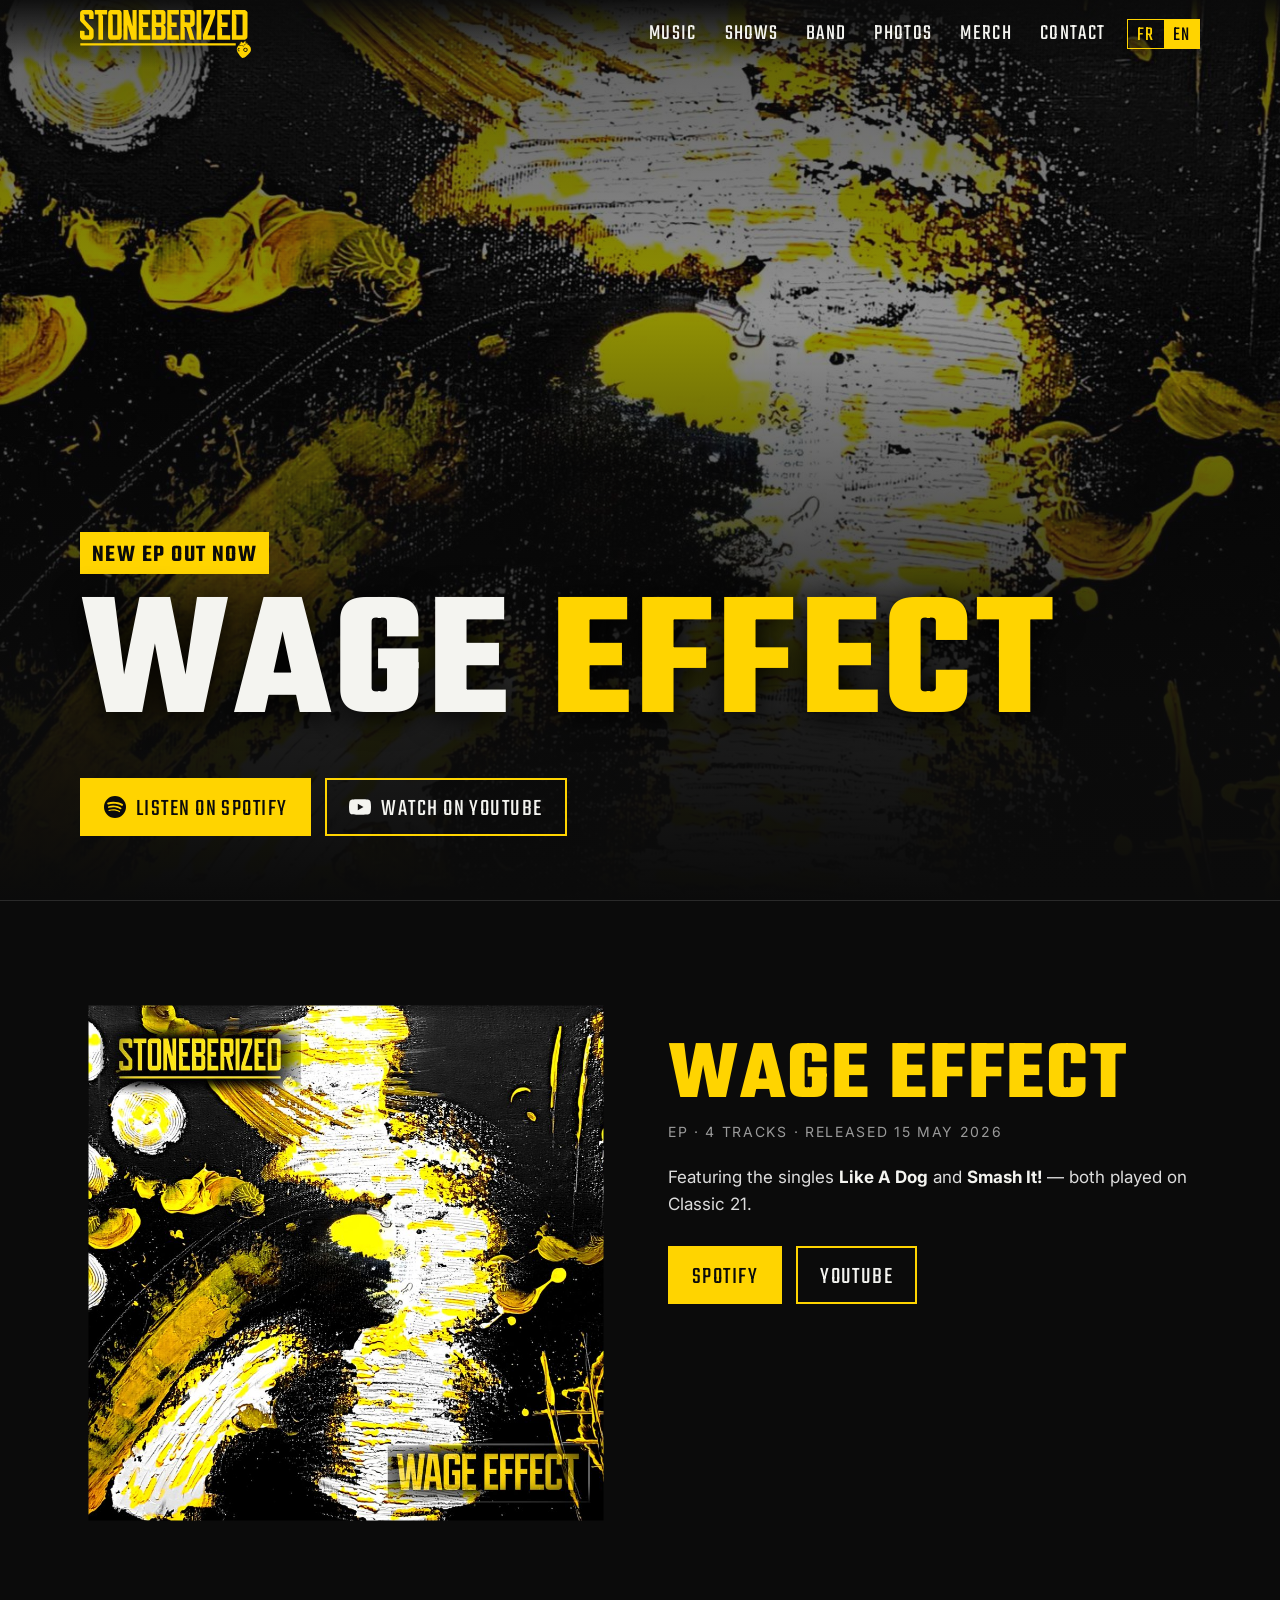
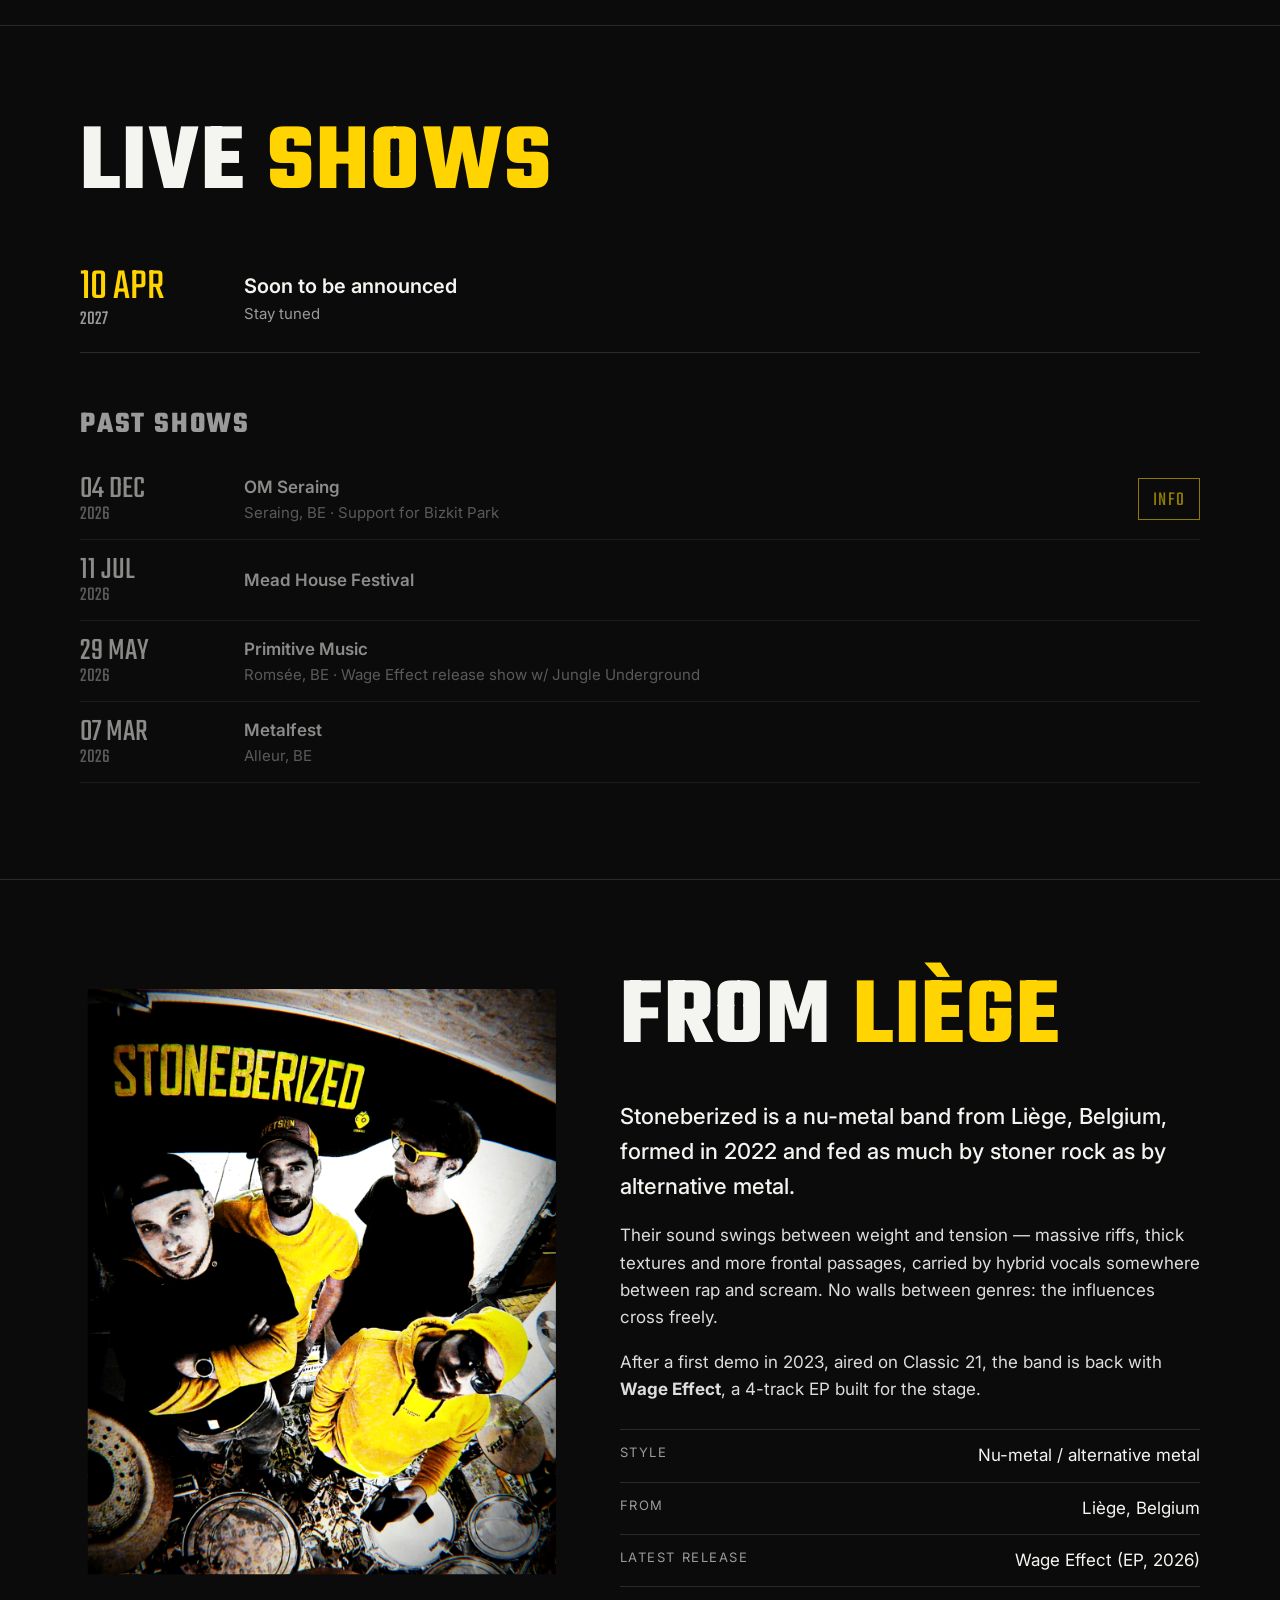
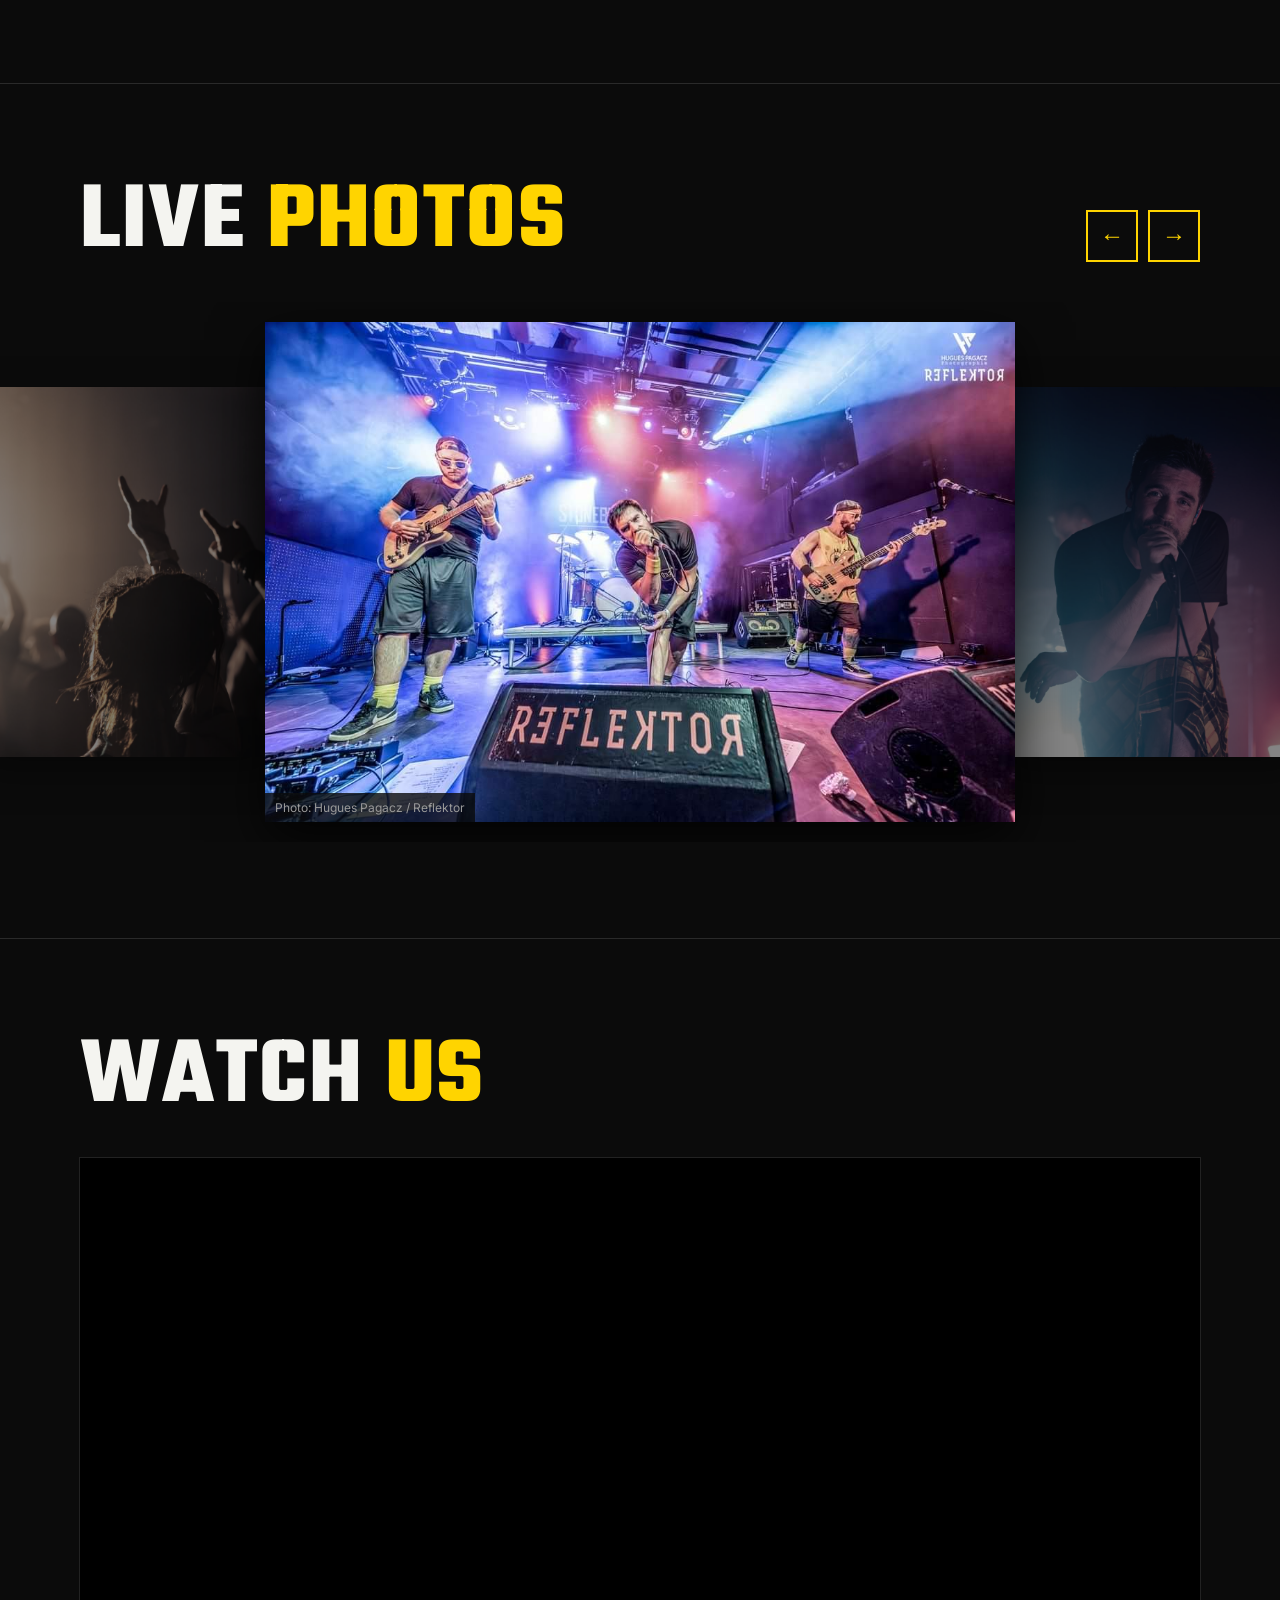
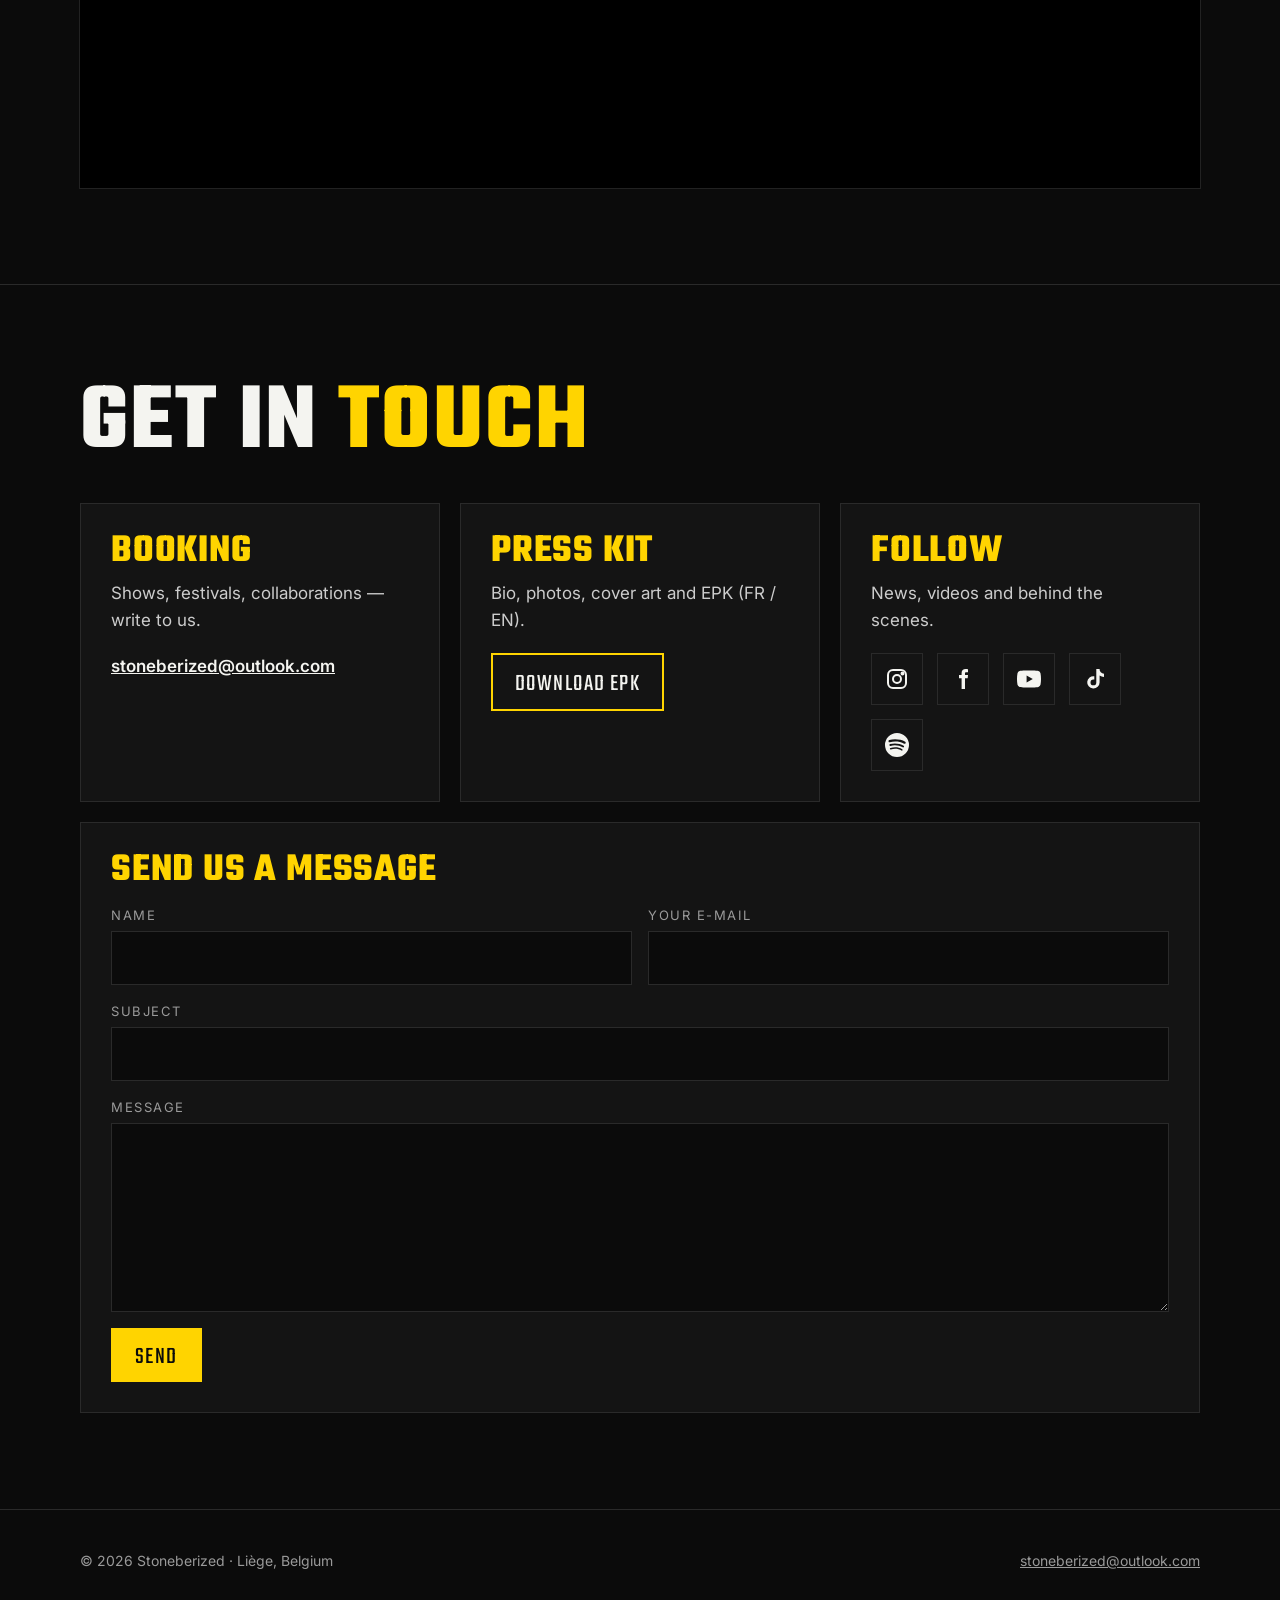
<file: index.html>
<!DOCTYPE html>
<html lang="en">
<head>
<meta charset="utf-8">
<meta name="viewport" content="width=device-width, initial-scale=1">
<title>STONEBERIZED — Nu-metal from Liège, Belgium</title>
<meta name="description" content="Stoneberized — nu-metal band from Liège, Belgium. New EP “Wage Effect” out now. Tour dates, music, videos, press kit and booking.">
<meta property="og:title" content="STONEBERIZED">
<meta property="og:description" content="Nu-metal from Liège, Belgium. New EP “Wage Effect” out now.">
<meta property="og:image" content="https://www.stoneberized.com/img/og.jpg">
<meta property="og:type" content="website">
<link rel="icon" href="img/favicon.svg" type="image/svg+xml">
<link rel="preconnect" href="https://fonts.googleapis.com">
<link rel="preconnect" href="https://fonts.gstatic.com" crossorigin>
<link href="https://fonts.googleapis.com/css2?family=Teko:wght@500;600;700&family=Inter:wght@400;500;600&display=swap" rel="stylesheet">
<link rel="stylesheet" href="style.css">
</head>
<body>

<nav id="nav">
  <div class="wrap">
    <a class="logo" href="#top"><img src="img/logo.svg" alt="STONEBERIZED" width="2064" height="578"></a>
    <div class="right">
      <ul class="menu">
        <li class="hide-s"><a href="#music" data-i18n="nav_music">Music</a></li>
        <li><a href="#shows" data-i18n="nav_shows">Shows</a></li>
        <li class="hide-m"><a href="#band" data-i18n="nav_band">Band</a></li>
        <li class="hide-m"><a href="#photos" data-i18n="nav_photos">Photos</a></li>
        <li><a href="merch.html" data-i18n="nav_merch">Merch</a></li>
        <li class="hide-s"><a href="#contact" data-i18n="nav_contact">Contact</a></li>
      </ul>
      <div class="lang" role="group" aria-label="Language">
        <button type="button" data-lang="fr" aria-pressed="false">FR</button>
        <button type="button" data-lang="en" aria-pressed="true">EN</button>
      </div>
      <button type="button" class="burger" id="burger" aria-label="Menu" aria-expanded="false"><svg viewBox="0 0 24 24" fill="none" stroke="currentColor" stroke-width="2"><path d="M3 6h18M3 12h18M3 18h18"/></svg></button>
    </div>
  </div>
</nav>

<header class="hero" id="top">
  <div class="wrap">
    <span class="kicker" data-i18n="kicker">New EP out now</span>
    <h1 class="display">Wage <span>Effect</span></h1>
    <div class="btns">
      <a class="btn primary" href="https://open.spotify.com/intl-fr/artist/3HeWVxdd83QPtMjHb9DTah" target="_blank" rel="noopener">
        <svg viewBox="0 0 24 24" fill="currentColor" aria-hidden="true"><path d="M12 0a12 12 0 1 0 0 24 12 12 0 0 0 0-24Zm5.5 17.3a.75.75 0 0 1-1 .25c-2.85-1.74-6.45-2.14-10.67-1.17a.75.75 0 1 1-.34-1.46c4.62-1.06 8.58-.6 11.76 1.35.36.22.47.68.25 1.03Zm1.47-3.27a.94.94 0 0 1-1.29.31c-3.27-2-8.25-2.59-12.11-1.42a.94.94 0 1 1-.55-1.8c4.42-1.34 9.9-.69 13.64 1.61.44.27.58.85.31 1.3Zm.13-3.4C15.18 8.3 8.7 8.08 4.97 9.22a1.13 1.13 0 1 1-.66-2.16c4.29-1.3 11.42-1.05 15.92 1.62a1.13 1.13 0 0 1-1.130 1.95Z"/></svg>
        <span data-i18n="listen">Listen on Spotify</span></a>
      <a class="btn" href="https://www.youtube.com/@stoneberized2454" target="_blank" rel="noopener">
        <svg viewBox="0 0 24 24" fill="currentColor" aria-hidden="true"><path d="M23.5 6.2a3 3 0 0 0-2.1-2.1C19.5 3.6 12 3.6 12 3.6s-7.5 0-9.4.5A3 3 0 0 0 .5 6.2 31 31 0 0 0 0 12a31 31 0 0 0 .5 5.8 3 3 0 0 0 2.1 2.1c1.9.5 9.4.5 9.4.5s7.5 0 9.4-.5a3 3 0 0 0 2.1-2.1A31 31 0 0 0 24 12a31 31 0 0 0-.5-5.8ZM9.6 15.6V8.4l6.2 3.6-6.2 3.6Z"/></svg>
        <span data-i18n="watch_yt">Watch on YouTube</span></a>
    </div>
  </div>
</header>

<section id="music">
  <div class="wrap release">
    <img src="img/wage-effect.jpg" alt="Cover of the EP Wage Effect by Stoneberized" width="1000" height="1000" loading="lazy">
    <div>
      <h3 class="display">Wage Effect</h3>
      <div class="meta" data-i18n="meta">EP · 4 tracks · Released 15 May 2026</div>
      <p class="tracks" data-i18n="tracks">Featuring the singles <b>Like A Dog</b> and <b>Smash It!</b> — both played on Classic 21.</p>
      <div class="btns">
        <a class="btn primary" href="https://open.spotify.com/intl-fr/artist/3HeWVxdd83QPtMjHb9DTah" target="_blank" rel="noopener">Spotify</a>
        <a class="btn" href="https://www.youtube.com/@stoneberized2454" target="_blank" rel="noopener">YouTube</a>
      </div>
      <iframe class="spotify" src="https://open.spotify.com/embed/artist/3HeWVxdd83QPtMjHb9DTah?theme=0" loading="lazy" allow="autoplay; clipboard-write; encrypted-media; fullscreen; picture-in-picture" title="Stoneberized on Spotify"></iframe>
    </div>
  </div>
</section>

<section id="shows" class="shows">
  <div class="wrap">
    <h2 class="display" data-i18n="h_shows">Live <em>shows</em></h2>
    <div id="upcoming"></div>
    <div class="past" id="past-wrap">
      <h3 style="margin-top:48px" data-i18n="past">Past shows</h3>
      <div id="past"></div>
    </div>
  </div>
</section>

<section id="band">
  <div class="wrap band">
    <img src="img/band.jpg" alt="The four members of Stoneberized in their rehearsal room" width="1200" height="1600" loading="lazy">
    <div>
      <h2 class="display" data-i18n="h_band">From <em>Liège</em></h2>
      <p class="lead" data-i18n="bio1">Stoneberized is a nu-metal band from Liège, Belgium, formed in 2022 and fed as much by stoner rock as by alternative metal.</p>
      <p data-i18n="bio2">Their sound swings between weight and tension — massive riffs, thick textures and more frontal passages, carried by hybrid vocals somewhere between rap and scream. No walls between genres: the influences cross freely.</p>
      <p data-i18n="bio3">After a first demo in 2023, aired on Classic 21, the band is back with <b>Wage Effect</b>, a 4-track EP built for the stage.</p>
      <ul class="facts">
        <li><span data-i18n="f_style">Style</span><span data-i18n="f_style_v" style="color:inherit;text-transform:none;font-size:inherit;letter-spacing:0">Nu-metal / alternative metal</span></li>
        <li><span data-i18n="f_from">From</span><span data-i18n="f_from_v" style="color:inherit;text-transform:none;font-size:inherit;letter-spacing:0">Liège, Belgium</span></li>
        <li><span data-i18n="f_rel">Latest release</span>Wage Effect (EP, 2026)</li>
      </ul>
    </div>
  </div>
</section>

<section id="photos">
  <div class="wrap gal-head">
    <h2 class="display" data-i18n="h_photos">Live <em>photos</em></h2>
    <div class="gal-nav">
      <button type="button" class="gal-btn prev" aria-label="Previous">&#8592;</button>
      <button type="button" class="gal-btn next" aria-label="Next">&#8594;</button>
    </div>
  </div>
  <div class="gallery" id="gallery"></div>
</section>

<div class="lightbox" id="lightbox" hidden>
  <button type="button" class="lb-close" aria-label="Close">&#10005;</button>
  <button type="button" class="lb-prev" aria-label="Previous">&#8592;</button>
  <img alt="">
  <button type="button" class="lb-next" aria-label="Next">&#8594;</button>
</div>

<section id="video">
  <div class="wrap">
    <h2 class="display" data-i18n="h_video">Watch <em>us</em></h2>
    <div class="video">
      <iframe src="https://www.youtube-nocookie.com/embed/Uuk6nnQ1h_w" title="Stoneberized on YouTube" loading="lazy" allow="accelerometer; encrypted-media; gyroscope; picture-in-picture; fullscreen" allowfullscreen></iframe>
    </div>
  </div>
</section>

<section id="contact">
  <div class="wrap">
    <h2 class="display" data-i18n="h_contact">Get in <em>touch</em></h2>
    <div class="contact">
      <div class="card">
        <h3 class="display">Booking</h3>
        <p data-i18n="c_booking">Shows, festivals, collaborations — write to us.</p>
        <a class="mail" href="mailto:stoneberized@outlook.com">stoneberized@outlook.com</a>
      </div>
      <div class="card">
        <h3 class="display" data-i18n="c_press_h">Press kit</h3>
        <p data-i18n="c_press">Bio, photos, cover art and EPK (FR / EN).</p>
        <a class="btn" href="https://drive.google.com/drive/folders/12psqQLEwlxf4000rjqQ_EPjNBwCFMRgb" target="_blank" rel="noopener" data-i18n="c_press_btn">Download EPK</a>
      </div>
      <div class="card">
        <h3 class="display" data-i18n="c_follow_h">Follow</h3>
        <p data-i18n="c_follow">News, videos and behind the scenes.</p>
        <div class="socials">
          <a href="https://www.instagram.com/stoneberized/" target="_blank" rel="noopener" aria-label="Instagram"><svg viewBox="0 0 24 24" fill="none" stroke="currentColor" stroke-width="2"><rect x="3" y="3" width="18" height="18" rx="5"/><circle cx="12" cy="12" r="4"/><circle cx="17.5" cy="6.5" r="1" fill="currentColor"/></svg></a>
          <a href="https://www.facebook.com/Stoneberized" target="_blank" rel="noopener" aria-label="Facebook"><svg viewBox="0 0 24 24" fill="currentColor"><path d="M14 8V6.5c0-.8.2-1.3 1.4-1.3H17V2.2C16.7 2.1 15.7 2 14.6 2 12.2 2 10.6 3.4 10.6 6v2H8v3.2h2.6V22H14V11.2h2.7L17 8h-3Z"/></svg></a>
          <a href="https://www.youtube.com/@stoneberized2454" target="_blank" rel="noopener" aria-label="YouTube"><svg viewBox="0 0 24 24" fill="currentColor"><path d="M23.5 6.2a3 3 0 0 0-2.1-2.1C19.5 3.6 12 3.6 12 3.6s-7.5 0-9.4.5A3 3 0 0 0 .5 6.2 31 31 0 0 0 0 12a31 31 0 0 0 .5 5.8 3 3 0 0 0 2.1 2.1c1.9.5 9.4.5 9.4.5s7.5 0 9.4-.5a3 3 0 0 0 2.1-2.1A31 31 0 0 0 24 12a31 31 0 0 0-.5-5.8ZM9.6 15.6V8.4l6.2 3.6-6.2 3.6Z"/></svg></a>
          <a href="https://www.tiktok.com/@stoneberized8" target="_blank" rel="noopener" aria-label="TikTok"><svg viewBox="0 0 24 24" fill="currentColor"><path d="M16.6 2h-3.3v13.4a2.9 2.9 0 1 1-2.9-2.9c.3 0 .6 0 .9.1V9.2a6.2 6.2 0 1 0 5.3 6.2V8.6a7.7 7.7 0 0 0 4.4 1.4V6.7a4.4 4.4 0 0 1-4.4-4.7Z"/></svg></a>
          <a href="https://open.spotify.com/intl-fr/artist/3HeWVxdd83QPtMjHb9DTah" target="_blank" rel="noopener" aria-label="Spotify"><svg viewBox="0 0 24 24" fill="currentColor"><path d="M12 0a12 12 0 1 0 0 24 12 12 0 0 0 0-24Zm5.5 17.3a.75.75 0 0 1-1 .25c-2.85-1.74-6.45-2.14-10.67-1.17a.75.75 0 1 1-.34-1.46c4.62-1.06 8.58-.6 11.76 1.35.36.22.47.68.25 1.03Zm1.47-3.27a.94.94 0 0 1-1.29.31c-3.27-2-8.25-2.59-12.11-1.42a.94.94 0 1 1-.55-1.8c4.42-1.34 9.9-.69 13.64 1.61.44.27.58.85.31 1.3Zm.13-3.4C15.18 8.3 8.7 8.08 4.97 9.22a1.13 1.13 0 1 1-.66-2.16c4.29-1.3 11.42-1.05 15.92 1.62a1.13 1.13 0 0 1-1.13 1.95Z"/></svg></a>
        </div>
      </div>
    </div>
    <form class="cform" id="cform" action="https://formsubmit.co/stoneberized@outlook.com" method="POST">
      <h3 class="display" data-i18n="f_h">Send us a message</h3>
      <div class="cform-row">
        <label><span data-i18n="f_name">Name</span><input type="text" name="name" required maxlength="100" autocomplete="name"></label>
        <label><span data-i18n="f_email">Your e-mail</span><input type="email" name="email" required maxlength="150" autocomplete="email"></label>
      </div>
      <label><span data-i18n="f_subject">Subject</span><input type="text" name="title" required maxlength="150"></label>
      <label><span data-i18n="f_msg">Message</span><textarea name="message" rows="6" required maxlength="5000"></textarea></label>
      <input type="text" name="_honey" class="hp" tabindex="-1" autocomplete="off" aria-hidden="true">
      <div class="cform-foot">
        <button type="submit" class="btn primary" data-i18n="f_send">Send</button>
        <p class="cform-status" role="status" aria-live="polite"></p>
      </div>
    </form>
  </div>
</section>

<footer>
  <div class="wrap">
    <span>© <span id="year"></span> Stoneberized · Liège, <span data-i18n="belgium">Belgium</span></span>
    <a href="mailto:stoneberized@outlook.com">stoneberized@outlook.com</a>
  </div>
</footer>

<script src="data.js"></script>
<script src="site.js"></script>
</body>
</html>
</file>
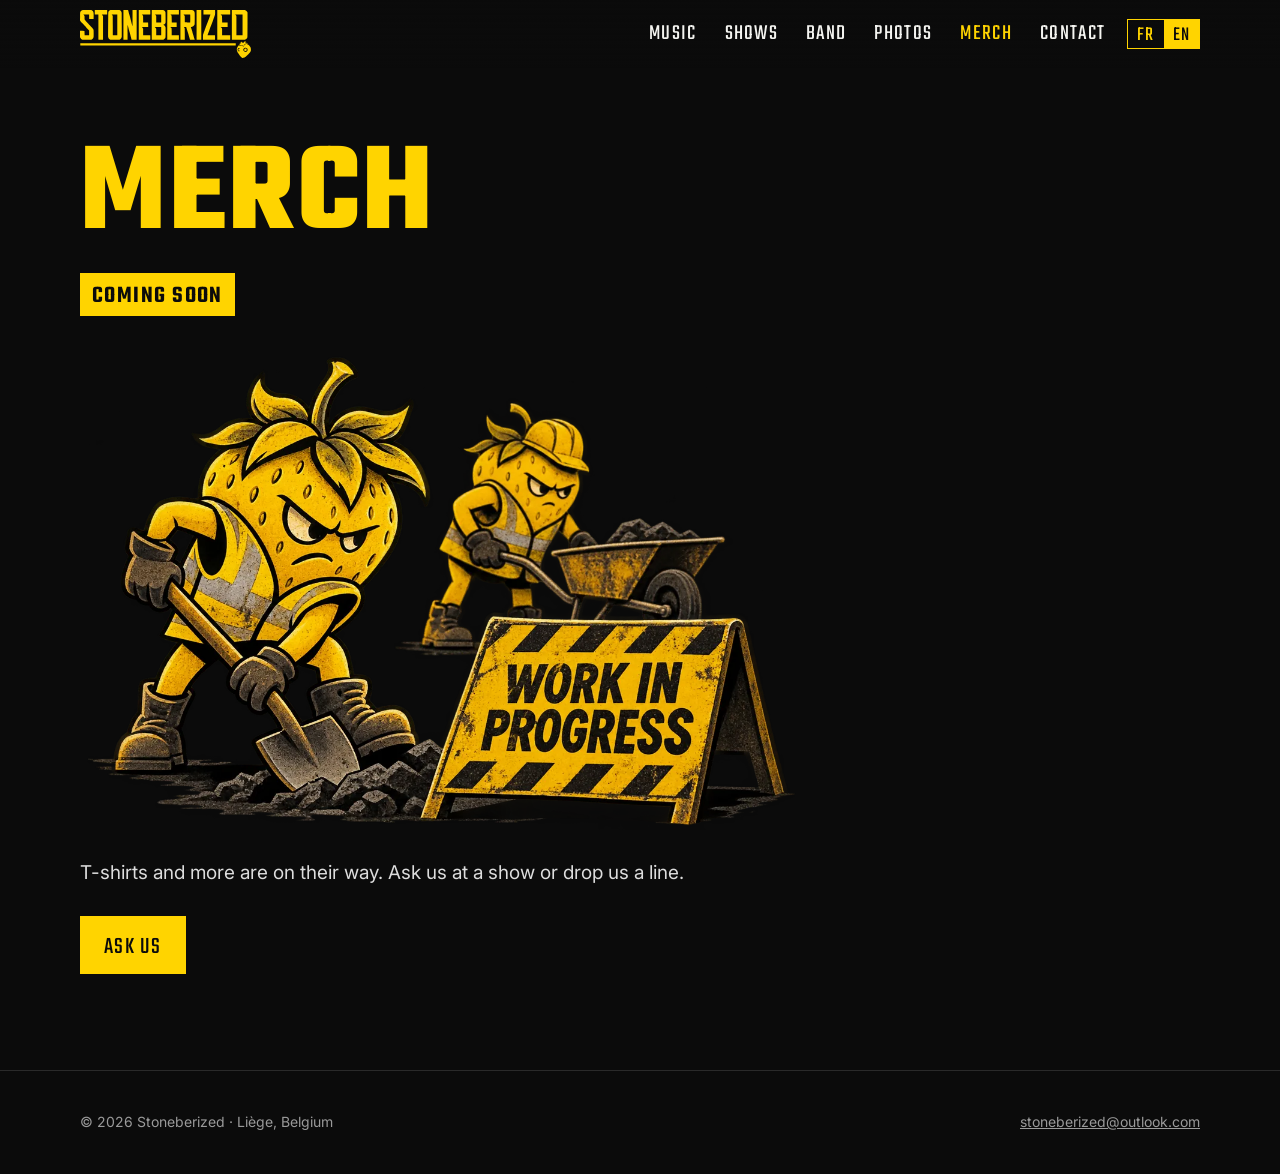
<file: merch.html>
<!DOCTYPE html>
<html lang="en">
<head>
<meta charset="utf-8">
<meta name="viewport" content="width=device-width, initial-scale=1">
<title>Merch — STONEBERIZED</title>
<meta name="description" content="Stoneberized — nu-metal band from Liège, Belgium. New EP “Wage Effect” out now. Tour dates, music, videos, press kit and booking.">
<meta property="og:title" content="STONEBERIZED">
<meta property="og:description" content="Nu-metal from Liège, Belgium. New EP “Wage Effect” out now.">
<meta property="og:image" content="https://www.stoneberized.com/img/og.jpg">
<meta property="og:type" content="website">
<link rel="icon" href="img/favicon.svg" type="image/svg+xml">
<link rel="preconnect" href="https://fonts.googleapis.com">
<link rel="preconnect" href="https://fonts.gstatic.com" crossorigin>
<link href="https://fonts.googleapis.com/css2?family=Teko:wght@500;600;700&family=Inter:wght@400;500;600&display=swap" rel="stylesheet">
<link rel="stylesheet" href="style.css">
</head>
<body>

<nav id="nav">
  <div class="wrap">
    <a class="logo" href="index.html#top"><img src="img/logo.svg" alt="STONEBERIZED" width="2064" height="578"></a>
    <div class="right">
      <ul class="menu">
        <li class="hide-s"><a href="index.html#music" data-i18n="nav_music">Music</a></li>
        <li><a href="index.html#shows" data-i18n="nav_shows">Shows</a></li>
        <li class="hide-m"><a href="index.html#band" data-i18n="nav_band">Band</a></li>
        <li class="hide-m"><a href="index.html#photos" data-i18n="nav_photos">Photos</a></li>
        <li><a href="merch.html" aria-current="page" data-i18n="nav_merch">Merch</a></li>
        <li class="hide-s"><a href="index.html#contact" data-i18n="nav_contact">Contact</a></li>
      </ul>
      <div class="lang" role="group" aria-label="Language">
        <button type="button" data-lang="fr" aria-pressed="false">FR</button>
        <button type="button" data-lang="en" aria-pressed="true">EN</button>
      </div>
      <button type="button" class="burger" id="burger" aria-label="Menu" aria-expanded="false"><svg viewBox="0 0 24 24" fill="none" stroke="currentColor" stroke-width="2"><path d="M3 6h18M3 12h18M3 18h18"/></svg></button>
    </div>
  </div>
</nav>

<main class="merch-page">
  <div class="wrap">
    <h1 class="display" data-i18n="merch_h">Merch</h1>
    <span class="kicker" data-i18n="merch_soon">Coming soon</span>
    <figure class="merch-photo" id="merch-photo">
      <img src="img/merch.webp" alt="Stoneberized merch — work in progress" width="1200" height="800" style="border:0" onerror="document.getElementById('merch-photo').hidden=true">
    </figure>
    <p class="merch-txt" data-i18n="merch_txt">T-shirts and more are on their way. Ask us at a show or drop us a line.</p>
    <div class="btns"><a class="btn primary" href="mailto:stoneberized@outlook.com?subject=Merch" data-i18n="merch_btn">Ask us</a></div>
  </div>
</main>

<footer>
  <div class="wrap">
    <span>© <span id="year"></span> Stoneberized · Liège, <span data-i18n="belgium">Belgium</span></span>
    <a href="mailto:stoneberized@outlook.com">stoneberized@outlook.com</a>
  </div>
</footer>

<script src="data.js"></script>
<script src="site.js"></script>
</body>
</html>
</file>
<file: style.css>
:root{
    --yellow:#ffd400; --yellow-dim:#c9a800; --black:#0b0b0b; --ink:#141414;
    --grey:#9a9a9a; --white:#f4f4f0; --line:#2a2a2a;
  }
  *{box-sizing:border-box;margin:0;padding:0}
  html{scroll-behavior:smooth}
  body{background:var(--black);color:var(--white);font-family:Inter,system-ui,sans-serif;font-size:17px;line-height:1.6}
  a{color:inherit}
  img{max-width:100%;height:auto;display:block}
  .display{font-family:Teko,Impact,sans-serif;text-transform:uppercase;letter-spacing:.02em;line-height:.9}
  .wrap{width:min(1120px,92vw);margin-inline:auto}

  /* NAV */
  nav{position:fixed;inset:0 0 auto 0;z-index:10;background:linear-gradient(#0b0b0bee,#0b0b0b00);transition:background .3s}
  nav.solid{background:#0b0b0bf2;border-bottom:1px solid var(--line)}
  nav .wrap{display:flex;align-items:center;justify-content:space-between;height:68px}
  .logo{display:block;line-height:0;flex-shrink:1;min-width:0}
  .logo img{height:48px;width:auto;max-width:100%}
  .menu{display:flex;gap:28px;list-style:none}
  .menu a{text-decoration:none;font-family:Teko,sans-serif;font-size:22px;text-transform:uppercase;letter-spacing:.06em;color:var(--white)}
  .menu a:hover{color:var(--yellow)}
  @media (max-width:720px){.menu{gap:14px}.menu a{font-size:19px}.menu .hide-m{display:none}.logo img{height:40px}}
  @media (max-width:480px){.logo img{height:auto;width:clamp(150px,46vw,200px)}}
  .burger{display:none;background:none;border:1px solid var(--line);color:var(--white);width:40px;height:36px;cursor:pointer;place-items:center}
  .burger svg{width:22px;height:22px}
  @media (max-width:720px){
    .burger{display:grid}
    .menu{display:none;position:absolute;top:100%;left:0;right:0;flex-direction:column;gap:0;background:#0b0b0b;border-bottom:1px solid var(--line);padding:6px 4vw 14px}
    nav.open .menu{display:flex}
    nav.open{background:#0b0b0b}
    .menu li{border-bottom:1px solid var(--line)}
    .menu li:last-child{border-bottom:0}
    .menu a{display:block;padding:12px 0 8px;font-size:26px}
    .menu .hide-m,.menu .hide-s{display:block}
  }
  .show .date{white-space:nowrap}
  .right{display:flex;align-items:center;gap:22px}
  .lang{display:flex;border:1px solid var(--yellow);font-family:Teko,sans-serif;font-size:20px;line-height:1}
  .lang button{background:none;border:0;color:var(--yellow);font:inherit;letter-spacing:.06em;padding:6px 9px 2px;cursor:pointer}
  .lang button[aria-pressed="true"]{background:var(--yellow);color:var(--black)}
  @media (max-width:420px){.right{gap:12px}.lang{font-size:18px}.lang button{padding:5px 7px 1px}}

  /* HERO */
  .hero{min-height:100svh;display:grid;align-items:end;position:relative;overflow:hidden;padding:120px 0 64px}
  .hero::before{content:"";position:absolute;inset:0;background:url(img/hero.jpg) center/cover;filter:saturate(1.1);opacity:.55;transform:scale(1.05)}
  .hero::after{content:"";position:absolute;inset:0;background:linear-gradient(180deg,#0b0b0b66 0%,#0b0b0b00 35%,#0b0b0bdd 80%,#0b0b0b 100%)}
  .hero .wrap{position:relative;z-index:1}
  .kicker{display:inline-block;background:var(--yellow);color:var(--black);font-family:Teko,sans-serif;font-weight:600;font-size:24px;text-transform:uppercase;padding:4px 12px 0;letter-spacing:.06em}
  .hero h1{font-size:clamp(76px,14vw,190px);color:var(--white);margin:14px 0 4px;text-shadow:0 4px 30px #000}
  .hero h1 span{color:var(--yellow)}
  .hero p.sub{font-size:clamp(18px,2.2vw,22px);color:#ddd;max-width:640px}
  .btns{display:flex;flex-wrap:wrap;gap:14px;margin-top:28px}
  .btn{display:inline-flex;align-items:center;gap:10px;font-family:Teko,sans-serif;font-size:24px;text-transform:uppercase;letter-spacing:.06em;text-decoration:none;padding:10px 22px 6px;border:2px solid var(--yellow);transition:.2s}
  .btn.primary{background:var(--yellow);color:var(--black)}
  .btn:hover{transform:translateY(-2px);box-shadow:0 6px 0 var(--yellow-dim)}
  .btn svg{width:22px;height:22px;margin-top:-4px}

  /* SECTIONS */
  section{padding:96px 0;border-top:1px solid var(--line);scroll-margin-top:40px}
  h2{font-size:clamp(54px,8vw,96px);margin-bottom:36px}
  h2 em{font-style:normal;color:var(--yellow)}

  /* RELEASE */
  .release{display:grid;grid-template-columns:minmax(0,1fr) minmax(0,1fr);gap:56px;align-items:center}
  .release img{box-shadow:0 30px 80px #000,0 0 0 1px #222}
  .release h3{font-size:clamp(56px,7vw,84px);color:var(--yellow)}
  .meta{color:var(--grey);text-transform:uppercase;letter-spacing:.12em;font-size:14px;margin:6px 0 20px}
  .tracks{color:#ddd;margin-bottom:24px}
  .tracks b{color:var(--white)}
  iframe.spotify{width:100%;height:152px;border:0;border-radius:12px;margin-top:22px}
  @media (max-width:820px){.release{grid-template-columns:1fr;gap:32px}}

  /* SHOWS */
  .shows h3{font-family:Teko,sans-serif;text-transform:uppercase;font-size:30px;color:var(--grey);letter-spacing:.06em;margin:8px 0 10px}
  .show{display:grid;grid-template-columns:140px 1fr auto;gap:24px;align-items:center;padding:22px 0;border-bottom:1px solid var(--line)}
  .show .date{font-family:Teko,sans-serif;font-size:44px;line-height:1;color:var(--yellow)}
  .show .date small{display:block;font-size:20px;color:var(--grey)}
  .show .venue{font-size:20px;font-weight:600}
  .show .city{color:var(--grey);font-size:15px}
  .show .tag{font-family:Teko,sans-serif;font-size:20px;text-transform:uppercase;letter-spacing:.06em;text-decoration:none;border:1px solid var(--yellow);color:var(--yellow);padding:6px 14px 2px;white-space:nowrap}
  .show .tag:hover{background:var(--yellow);color:var(--black)}
  .past .show{opacity:.55;padding:14px 0}
  .past .show .date{font-size:32px;color:var(--white)}
  .past .show .venue{font-size:17px}
  .empty{color:var(--grey);padding:16px 0}
  @media (max-width:600px){.show{grid-template-columns:112px 1fr;gap:14px}.show .tag{grid-column:2;justify-self:start}.show .date{font-size:36px}}

  /* BAND */
  .band{display:grid;grid-template-columns:minmax(0,5fr) minmax(0,6fr);gap:56px;align-items:center}
  .band img{width:100%;aspect-ratio:4/5;object-fit:cover;filter:contrast(1.05)}
  .band p{margin-bottom:18px;color:#ddd}
  .band p.lead{font-size:22px;color:var(--white);font-weight:500}
  .facts{list-style:none;margin-top:26px;border-top:1px solid var(--line)}
  .facts li{display:flex;justify-content:space-between;gap:16px;padding:12px 0;border-bottom:1px solid var(--line)}
  .facts span{color:var(--grey);text-transform:uppercase;font-size:13px;letter-spacing:.12em}
  @media (max-width:820px){.band{grid-template-columns:1fr;gap:32px}}

  /* VIDEO */
  .video{position:relative;aspect-ratio:16/9;background:#000;box-shadow:0 0 0 1px #222}
  .video iframe{position:absolute;inset:0;width:100%;height:100%;border:0}

  /* CONTACT */
  .contact{display:grid;grid-template-columns:repeat(auto-fit,minmax(260px,1fr));gap:20px}
  .card{border:1px solid var(--line);padding:30px;background:var(--ink)}
  .card h3{font-size:40px;color:var(--yellow);margin-bottom:10px}
  .card p{color:#ccc;margin-bottom:18px}
  .card a.mail{font-weight:600;word-break:break-all}
  .socials{display:flex;gap:14px;flex-wrap:wrap}
  .socials a{width:52px;height:52px;display:grid;place-items:center;border:1px solid var(--line);transition:.2s}
  .socials a:hover{background:var(--yellow);color:var(--black);border-color:var(--yellow)}
  .socials svg{width:24px;height:24px}

  /* CONTACT FORM */
  .cform{margin-top:20px;border:1px solid var(--line);padding:30px;background:var(--ink);display:grid;gap:16px}
  .cform h3{font-size:40px;color:var(--yellow)}
  .cform-row{display:grid;grid-template-columns:1fr 1fr;gap:16px}
  .cform label{display:grid;gap:6px}
  .cform label span{font-size:13px;text-transform:uppercase;letter-spacing:.12em;color:var(--grey)}
  .cform input,.cform textarea{width:100%;background:var(--black);border:1px solid var(--line);color:var(--white);font:inherit;padding:12px 14px;border-radius:0;transition:border-color .2s}
  .cform input:focus,.cform textarea:focus{outline:none;border-color:var(--yellow)}
  .cform textarea{resize:vertical;min-height:140px}
  .cform .hp{position:absolute;left:-9999px;width:1px;height:1px;opacity:0}
  .cform-foot{display:flex;align-items:center;gap:20px;flex-wrap:wrap}
  .cform button{cursor:pointer}
  .cform button:disabled{opacity:.6;cursor:wait}
  .cform-status{color:var(--grey);font-size:15px}
  .cform-status.ok{color:var(--yellow)}
  .cform-status.err{color:#ff6b5b}
  @media (max-width:600px){.cform{padding:22px;gap:12px}.cform h3{font-size:32px}.cform-row{grid-template-columns:1fr;gap:12px}.cform button{width:100%;justify-content:center}}

  footer{padding:40px 0;border-top:1px solid var(--line);color:var(--grey);font-size:14px}
  footer .wrap{display:flex;justify-content:space-between;flex-wrap:wrap;gap:12px}

  /* hide the white frame baked into the photos */
  .release img,.band img{clip-path:inset(1.6%)}
  .release img{box-shadow:none}

  /* ===== PHONE ===== */
  @media (max-width:600px){
    body{font-size:16px}
    nav .wrap{height:58px;gap:12px}
    .hero{min-height:auto;padding:110px 0 44px}
    .hero::before{opacity:.4}
    .kicker{font-size:19px;padding:3px 9px 0}
    .hero h1{font-size:84px;margin:10px 0 6px}
    .hero p.sub{font-size:17px}
    .btns{gap:10px;margin-top:22px}
    .btn{font-size:20px;padding:9px 16px 5px}
    .hero .btn{width:100%;justify-content:center}
    section{padding:52px 0}
    h2{font-size:52px;margin-bottom:22px}
    .release{gap:22px}
    .release h3{font-size:52px}
    .meta{font-size:12px;margin-bottom:12px}
    .tracks{margin-bottom:6px}
    iframe.spotify{height:80px;margin-top:18px}
    .shows h3{font-size:24px}
    .show{grid-template-columns:86px 1fr;gap:12px;padding:16px 0}
    .show .date{font-size:30px}
    .show .date small{font-size:16px}
    .show .venue{font-size:17px}
    .show .city{font-size:14px}
    .show .tag{font-size:17px;padding:4px 10px 1px}
    .past .show{padding:10px 0}
    .past .show .date{font-size:24px}
    .past h3{margin-top:30px !important}
    .band{gap:24px}
    .band img{aspect-ratio:1/1;object-position:50% 45%}
    .band p.lead{font-size:18px}
    .band p{margin-bottom:14px}
    .facts li{font-size:15px}
    .contact{gap:12px}
    .card{padding:22px}
    .card h3{font-size:32px;margin-bottom:6px}
    .card p{margin-bottom:14px}
    .socials{gap:8px}
    .socials a{width:46px;height:46px}
    .socials svg{width:22px;height:22px}
    footer{padding:28px 0;font-size:13px}
  }

  /* MERCH PAGE */
  .menu a[aria-current="page"]{color:var(--yellow)}
  .merch-page{padding:140px 0 96px;min-height:70vh}
  .merch-page h1{font-size:clamp(64px,10vw,140px);margin-bottom:18px}
  .merch-page h1 em{font-style:normal;color:var(--yellow)}
  .merch-photo{margin:34px 0 0;max-width:720px}
  .merch-photo img{width:100%;border:1px solid var(--line)}
  .merch-txt{margin-top:28px;max-width:640px;color:#ddd;font-size:19px}
  @media (max-width:600px){.merch-page{padding:100px 0 56px}.merch-page h1{font-size:72px}.merch-txt{font-size:17px}}

  /* PHOTOS CAROUSEL */
  .gal-head{display:flex;align-items:flex-end;justify-content:space-between;gap:20px}
  .gal-nav{display:flex;gap:10px;margin-bottom:40px}
  .gal-btn{width:52px;height:52px;border:2px solid var(--yellow);background:none;color:var(--yellow);font-size:24px;cursor:pointer;transition:.2s}
  .gal-btn:hover{background:var(--yellow);color:var(--black)}
  .gallery{position:relative;height:min(62vh,540px);overflow:hidden;touch-action:pan-y;user-select:none}
  .slide{position:absolute;left:50%;top:50%;margin:0;transition:transform .55s cubic-bezier(.22,.8,.3,1),opacity .55s,filter .55s;will-change:transform}
  .slide img{display:block;height:min(58vh,500px);width:auto;max-width:min(64vw,760px);object-fit:cover;background:#111;box-shadow:0 18px 50px #000c}
  .slide[data-pos="center"] img{cursor:zoom-in}
  .slide[data-pos="side"]{opacity:.5;filter:grayscale(.4);cursor:pointer}
  .slide[data-pos="side"]:hover{opacity:.8}
  .slide[data-pos="hidden"]{opacity:0;pointer-events:none}
  .slide figcaption{position:absolute;left:0;bottom:0;padding:5px 10px;background:#0b0b0bcc;color:var(--grey);font-size:12px;transition:opacity .3s}
  .slide:not([data-pos="center"]) figcaption{opacity:0}
  .lightbox{position:fixed;inset:0;z-index:50;background:#000e;display:grid;place-items:center}
  .lightbox[hidden]{display:none}
  .lightbox img{max-width:92vw;max-height:88vh;width:auto;height:auto}
  .lightbox button{position:absolute;background:none;border:0;color:var(--white);font-size:34px;cursor:pointer;padding:14px}
  .lightbox button:hover{color:var(--yellow)}
  .lb-close{top:8px;right:12px}
  .lb-prev{left:8px;top:50%;transform:translateY(-50%)}
  .lb-next{right:8px;top:50%;transform:translateY(-50%)}
  @media (max-width:600px){
    .gal-nav{display:none}
    .gallery{height:min(56vh,440px)}
    .slide img{height:min(50vh,400px);max-width:72vw}
  }
</file>
